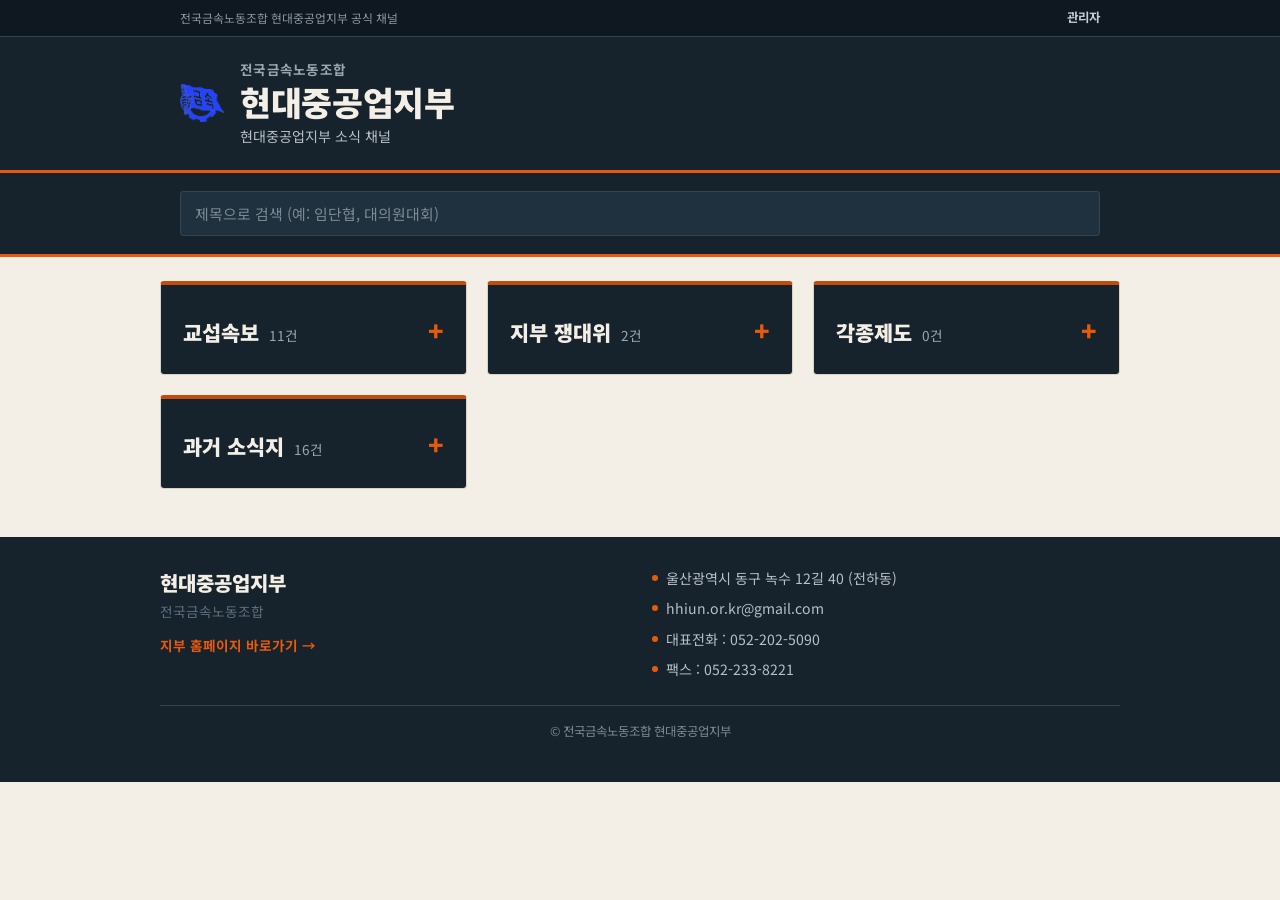
<file: index.html>
<!DOCTYPE html>
<html lang="ko">
<head>
<meta charset="UTF-8">
<meta name="viewport" content="width=device-width, initial-scale=1, viewport-fit=cover">
<title>전국금속노동조합 현대중공업지부 · 간행물 아카이브</title>
<meta name="description" content="전국금속노동조합 현대중공업지부 공식 소식지 및 간행물 아카이브">
<meta name="theme-color" content="#16222C">
<link rel="manifest" href="manifest.json">
<link rel="apple-touch-icon" href="icons/apple-touch-icon.png">
<link rel="icon" href="icons/icon-192.png">
<link rel="preconnect" href="https://fonts.googleapis.com">
<link rel="preconnect" href="https://fonts.gstatic.com" crossorigin>
<link href="https://fonts.googleapis.com/css2?family=Noto+Sans+KR:wght@400;500;700;900&display=swap" rel="stylesheet">
<link rel="stylesheet" href="css/style.css">
</head>
<body>

<header class="site-header">
  <div class="header-utility">
    <div class="header-utility-inner">
      <span class="org-tag">전국금속노동조합 현대중공업지부 공식 채널</span>
      <div class="header-links">
        <a href="admin.html">관리자</a>
      </div>
    </div>
  </div>
  <div class="header-inner">
    <div class="brand-mark" aria-hidden="true">
      <img src="icons/metal-union-logo.png" alt="" width="44" height="38">
    </div>
    <div class="brand">
      <span class="brand-eyebrow">전국금속노동조합</span>
      <h1 class="brand-name">현대중공업지부</h1>
      <p class="brand-sub">현대중공업지부 소식 채널</p>
    </div>
  </div>
</header>

<main>
  <section class="board-toolbar">
    <div class="board-toolbar-inner">
      <label class="search-field">
        <span class="visually-hidden">간행물 검색</span>
        <input type="search" id="searchInput" placeholder="제목으로 검색 (예: 임단협, 대의원대회)">
      </label>
    </div>
  </section>

  <section class="panels" aria-label="카테고리별 간행물">
    <div class="panels-inner" id="panelsWrap"></div>
<p id="emptyState" class="empty-state" hidden>검색 조건에 맞는 간행물이 없습니다.</p>
  </section>

  <section class="install-banner" id="installBanner" hidden>
    <div class="install-inner">
      <p id="installText"><strong>홈 화면에 추가</strong>하면 앱처럼 아이콘을 눌러 바로 열 수 있습니다.</p>
      <button id="installBtn" type="button">홈 화면에 추가</button>
    </div>
  </section>
</main>

<footer class="site-footer">
  <div class="footer-inner">
    <div class="footer-brand">
      <p class="footer-org">현대중공업지부</p>
      <p class="footer-org-sub">전국금속노동조합</p>
      <a class="footer-link" href="https://hhiun.or.kr" target="_blank" rel="noopener">지부 홈페이지 바로가기 →</a>
    </div>
    <div class="footer-contact">
      <p>울산광역시 동구 녹수 12길 40 (전하동)</p>
      <p>hhiun.or.kr@gmail.com</p>
      <p>대표전화 : 052-202-5090</p>
      <p>팩스 : 052-233-8221</p>
    </div>
  </div>
  <div class="footer-copy">© 전국금속노동조합 현대중공업지부</div>
</footer>

<div class="viewer" id="viewer" hidden role="dialog" aria-modal="true" aria-label="간행물 보기">
  <div class="viewer-top">
    <div class="viewer-title">
      <span id="viewerNo"></span>
      <span id="viewerTitle"></span>
    </div>
    <div class="viewer-actions">
      <a id="viewerDownload" href="#" download class="viewer-btn">원본 저장</a>
      <button id="viewerClose" type="button" class="viewer-btn viewer-close" aria-label="닫기">닫기 ✕</button>
    </div>
  </div>
  <div class="viewer-stage">
    <button id="viewerPrev" type="button" class="viewer-nav viewer-nav-prev" aria-label="이전 페이지">‹</button>
    <img id="viewerImage" alt="">
    <div id="viewerText" class="viewer-text" hidden></div>
    <button id="viewerNext" type="button" class="viewer-nav viewer-nav-next" aria-label="다음 페이지">›</button>
  </div>
  <div class="viewer-bottom">
    <span id="viewerPageCount"></span>
  </div>
</div>

<script src="js/app.js"></script>
</body>
</html>
</file>
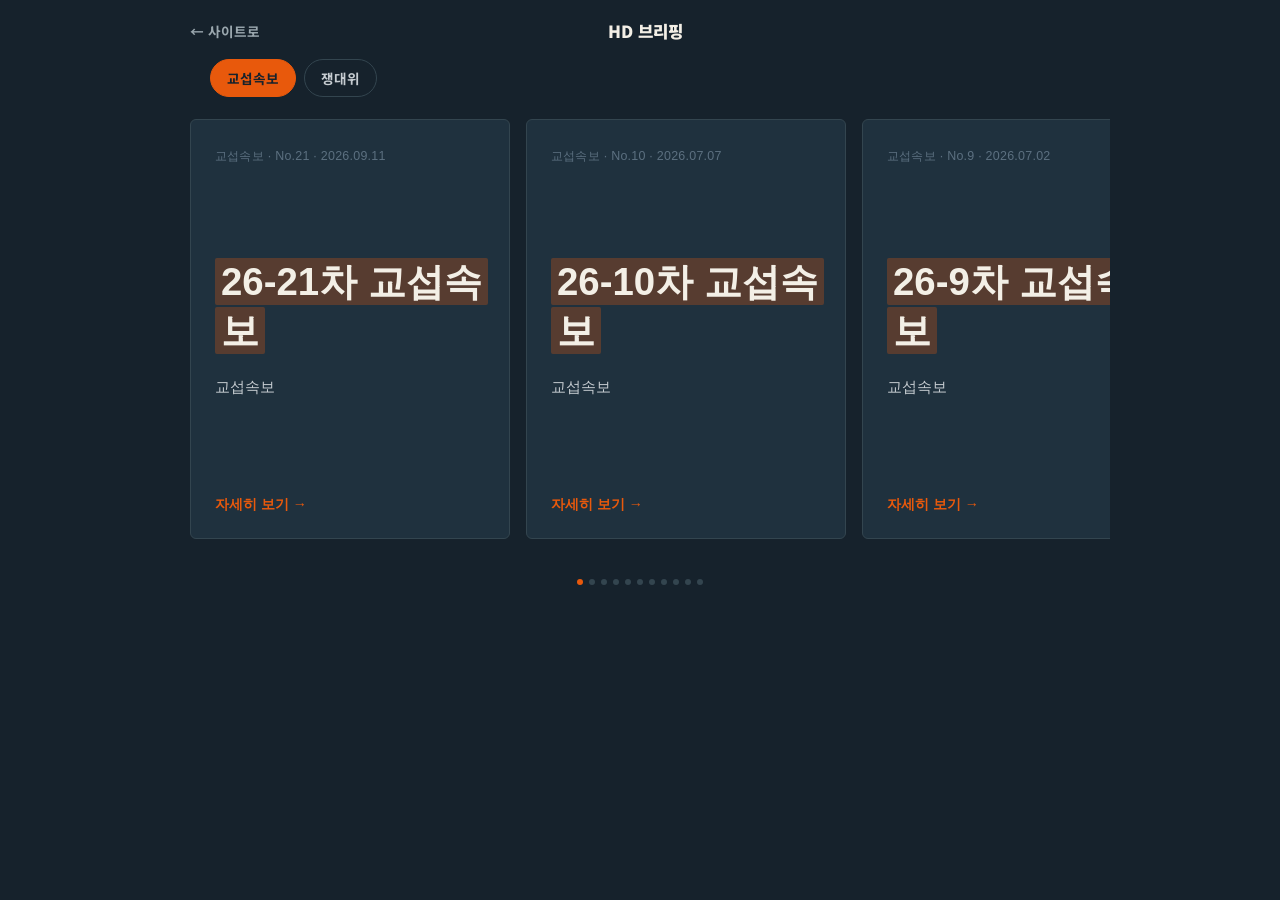
<file: brief.html>
<!DOCTYPE html>
<html lang="ko">
<head>
<meta charset="UTF-8">
<meta name="viewport" content="width=device-width, initial-scale=1, viewport-fit=cover">
<title>HD 브리핑 · 현대중공업지부</title>
<meta name="theme-color" content="#16222C">
<link rel="preconnect" href="https://fonts.googleapis.com">
<link rel="preconnect" href="https://fonts.gstatic.com" crossorigin>
<link href="https://fonts.googleapis.com/css2?family=Noto+Sans+KR:wght@400;500;700;900&display=swap" rel="stylesheet">
<link rel="stylesheet" href="css/style.css">
<style>
  :root { --brief-hi: rgba(232, 89, 12, 0.28); }

  body { background: var(--navy); }

  .brief-top {
    background: var(--navy);
    padding: 18px 20px 0;
    position: sticky;
    top: 0;
    z-index: 5;
  }
  .brief-top-inner {
    max-width: 900px;
    margin: 0 auto;
    display: flex;
    align-items: center;
    justify-content: space-between;
    gap: 12px;
  }
  .brief-back {
    color: #9AA7AE;
    text-decoration: none;
    font-size: 0.85rem;
    font-weight: 700;
  }
  .brief-back:hover { color: var(--safety); }
  .brief-title {
    color: var(--paper);
    font-weight: 900;
    font-size: 1.05rem;
    margin: 0;
  }
  .brief-spacer { width: 60px; }

  .brief-tabs {
    max-width: 900px;
    margin: 14px auto 0;
    display: flex;
    gap: 8px;
    padding: 0 20px 14px;
  }
  .brief-tab {
    background: transparent;
    border: 1px solid var(--line-dark);
    color: #C6CCD1;
    padding: 8px 16px;
    border-radius: 999px;
    font-family: inherit;
    font-size: 0.85rem;
    font-weight: 700;
    cursor: pointer;
  }
  .brief-tab[aria-pressed="true"] {
    background: var(--safety);
    border-color: var(--safety);
    color: #16222C;
  }

  .brief-track {
    display: flex;
    gap: 16px;
    overflow-x: auto;
    scroll-snap-type: x mandatory;
    padding: 8px 20px 40px;
    max-width: 940px;
    margin: 0 auto;
    -webkit-overflow-scrolling: touch;
  }
  .brief-track::-webkit-scrollbar { display: none; }

  .brief-card {
    scroll-snap-align: center;
    flex: 0 0 78vw;
    max-width: 360px;
    min-height: 62vh;
    background: var(--navy-2);
    border: 1px solid var(--line-dark);
    border-radius: 6px;
    padding: 28px 24px 24px;
    display: flex;
    flex-direction: column;
    cursor: pointer;
    color: var(--paper);
    text-align: left;
  }

  .brief-eyebrow {
    font-size: 0.78rem;
    color: var(--steel);
    letter-spacing: 0.02em;
    margin-bottom: 24px;
  }

  .brief-headline-wrap { flex: 1; display: flex; flex-direction: column; justify-content: center; }

  .brief-headline {
    font-size: clamp(1.7rem, 6vw, 2.4rem);
    font-weight: 900;
    line-height: 1.28;
    margin: 0 0 20px;
  }
  .brief-headline mark {
    background: var(--brief-hi);
    color: var(--paper);
    padding: 2px 6px;
    border-radius: 2px;
    box-decoration-break: clone;
    -webkit-box-decoration-break: clone;
  }

  .brief-summary {
    font-size: 0.95rem;
    color: #C6CCD1;
    line-height: 1.6;
    margin: 0 0 4px;
  }
  .brief-meta {
    font-size: 0.8rem;
    color: var(--steel);
    margin: 4px 0 0;
  }

  .brief-cta {
    margin-top: 24px;
    align-self: flex-start;
    color: var(--safety);
    font-weight: 700;
    font-size: 0.88rem;
  }

  .brief-dots {
    max-width: 900px;
    margin: 0 auto 40px;
    display: flex;
    justify-content: center;
    gap: 6px;
  }
  .brief-dots span {
    width: 6px; height: 6px;
    border-radius: 50%;
    background: var(--line-dark);
  }
  .brief-dots span.active { background: var(--safety); }

  .brief-empty {
    max-width: 900px;
    margin: 60px auto;
    text-align: center;
    color: var(--steel);
    padding: 0 20px;
  }

  @media (min-width: 640px) {
    .brief-card { flex-basis: 320px; min-height: 420px; }
  }
</style>
</head>
<body>

<header class="brief-top">
  <div class="brief-top-inner">
    <a href="index.html" class="brief-back">← 사이트로</a>
    <h1 class="brief-title">HD 브리핑</h1>
    <span class="brief-spacer" aria-hidden="true"></span>
  </div>
  <div class="brief-tabs" id="briefTabs" role="group" aria-label="브리핑 종류"></div>
</header>

<main>
  <div class="brief-track" id="briefTrack"></div>
  <div class="brief-dots" id="briefDots"></div>
  <p class="brief-empty" id="briefEmpty" hidden>아직 등록된 내용이 없습니다.</p>
</main>

<div class="viewer" id="viewer" hidden role="dialog" aria-modal="true" aria-label="간행물 보기">
  <div class="viewer-top">
    <div class="viewer-title">
      <span id="viewerNo"></span>
      <span id="viewerTitle"></span>
    </div>
    <div class="viewer-actions">
      <a id="viewerDownload" href="#" download class="viewer-btn">원본 저장</a>
      <button id="viewerClose" type="button" class="viewer-btn viewer-close" aria-label="닫기">닫기 ✕</button>
    </div>
  </div>
  <div class="viewer-stage">
    <button id="viewerPrev" type="button" class="viewer-nav viewer-nav-prev" aria-label="이전 페이지">‹</button>
    <img id="viewerImage" alt="">
    <div id="viewerText" class="viewer-text" hidden></div>
    <button id="viewerNext" type="button" class="viewer-nav viewer-nav-next" aria-label="다음 페이지">›</button>
  </div>
  <div class="viewer-bottom">
    <span id="viewerPageCount"></span>
  </div>
</div>

<script>
(function () {
  "use strict";

  var BRIEF_CATEGORIES = ["교섭속보", "쟁대위"];

  var tabsEl = document.getElementById("briefTabs");
  var trackEl = document.getElementById("briefTrack");
  var dotsEl = document.getElementById("briefDots");
  var emptyEl = document.getElementById("briefEmpty");

  var allPubs = [];
  var activeCat = BRIEF_CATEGORIES[0];

  // 제목 중 핵심 구절에 형광펜 표시를 자동으로 입힘 (전체 제목을 강조)
  function markTitle(title) {
    var span = document.createElement("mark");
    span.textContent = title;
    return span;
  }

  function render() {
    var items = allPubs
      .filter(function (p) { return p.category === activeCat; })
      .slice()
      .sort(function (a, b) {
        var da = a.date || "", db = b.date || "";
        if (da !== db) return db.localeCompare(da);
        return b.no - a.no;
      });

    trackEl.innerHTML = "";
    dotsEl.innerHTML = "";

    if (items.length === 0) {
      emptyEl.hidden = false;
      return;
    }
    emptyEl.hidden = true;

    items.forEach(function (p, i) {
      var card = document.createElement("button");
      card.type = "button";
      card.className = "brief-card";
      card.addEventListener("click", function () { openViewer(p); });

      var eyebrow = document.createElement("div");
      eyebrow.className = "brief-eyebrow";
      eyebrow.textContent = p.category + " · " + (p.noLabel || ("No." + p.no)) + (p.date ? " · " + p.date.replace(/-/g, ".") : "");

      var headWrap = document.createElement("div");
      headWrap.className = "brief-headline-wrap";
      var h2 = document.createElement("h2");
      h2.className = "brief-headline";
      h2.appendChild(markTitle(p.title));
      headWrap.appendChild(h2);
      if (p.summary) {
        var summary = document.createElement("p");
        summary.className = "brief-summary";
        summary.textContent = p.summary;
        headWrap.appendChild(summary);
      }

      var cta = document.createElement("div");
      cta.className = "brief-cta";
      cta.textContent = "자세히 보기 →";

      card.appendChild(eyebrow);
      card.appendChild(headWrap);
      card.appendChild(cta);
      trackEl.appendChild(card);

      var dot = document.createElement("span");
      if (i === 0) dot.className = "active";
      dotsEl.appendChild(dot);
    });
  }

  function buildTabs() {
    tabsEl.innerHTML = "";
    BRIEF_CATEGORIES.forEach(function (cat) {
      var btn = document.createElement("button");
      btn.type = "button";
      btn.className = "brief-tab";
      btn.textContent = cat;
      btn.setAttribute("aria-pressed", cat === activeCat ? "true" : "false");
      btn.addEventListener("click", function () {
        activeCat = cat;
        Array.from(tabsEl.children).forEach(function (b) {
          b.setAttribute("aria-pressed", b === btn ? "true" : "false");
        });
        render();
      });
      tabsEl.appendChild(btn);
    });
  }

  // 스크롤 위치에 따라 하단 점 표시 갱신
  trackEl.addEventListener("scroll", function () {
    var cards = Array.from(trackEl.children);
    if (!cards.length) return;
    var trackCenter = trackEl.scrollLeft + trackEl.clientWidth / 2;
    var closest = 0;
    var closestDist = Infinity;
    cards.forEach(function (c, i) {
      var d = Math.abs((c.offsetLeft + c.offsetWidth / 2) - trackCenter);
      if (d < closestDist) { closestDist = d; closest = i; }
    });
    Array.from(dotsEl.children).forEach(function (dot, i) {
      dot.className = i === closest ? "active" : "";
    });
  });

  fetch("data/publications.json")
    .then(function (res) { return res.json(); })
    .then(function (data) {
      allPubs = data;
      buildTabs();
      render();
    })
    .catch(function () {
      emptyEl.textContent = "목록을 불러오지 못했습니다.";
      emptyEl.hidden = false;
    });

  // ---------- 뷰어 (index.html의 것과 동일한 로직) ----------
  var viewerEl = document.getElementById("viewer");
  var viewerImage = document.getElementById("viewerImage");
  var viewerText = document.getElementById("viewerText");
  var viewerNo = document.getElementById("viewerNo");
  var viewerTitle = document.getElementById("viewerTitle");
  var viewerDownload = document.getElementById("viewerDownload");
  var viewerPageCount = document.getElementById("viewerPageCount");
  var viewerPrev = document.getElementById("viewerPrev");
  var viewerNext = document.getElementById("viewerNext");
  var viewerClose = document.getElementById("viewerClose");

  var currentPages = [];
  var currentIndex = 0;

  function getPageList(pub) {
    if (Array.isArray(pub.pages) && pub.pages.length) return pub.pages;
    if (pub.file) return [pub.file];
    return [];
  }
  function isPdf(url) { return /\.pdf(\?.*)?$/i.test(url || ""); }
  function isExternal(url) { return /^https?:\/\//i.test(url || ""); }

  function openViewer(pub) {
    if (pub.body) {
      currentPages = [];
      viewerNo.textContent = pub.noLabel || ("No." + pub.no);
      viewerTitle.textContent = pub.title;
      viewerImage.hidden = true;
      viewerText.hidden = false;
      viewerText.textContent = pub.body;
      viewerPrev.hidden = true;
      viewerNext.hidden = true;
      viewerDownload.hidden = true;
      viewerEl.hidden = false;
      document.body.style.overflow = "hidden";
      return;
    }
    currentPages = getPageList(pub);
    currentIndex = 0;
    if (!currentPages.length) return;
    if (currentPages.length === 1 && isPdf(currentPages[0])) {
      window.open(currentPages[0], "_blank", "noopener");
      return;
    }
    viewerNo.textContent = pub.noLabel || ("No." + pub.no);
    viewerTitle.textContent = pub.title;
    viewerImage.hidden = false;
    viewerText.hidden = true;
    viewerEl.hidden = false;
    document.body.style.overflow = "hidden";
    showPage();
  }

  function showPage() {
    var src = currentPages[currentIndex];
    viewerImage.src = src;
    viewerDownload.href = src;
    if (isExternal(src)) {
      viewerDownload.removeAttribute("download");
      viewerDownload.target = "_blank";
      viewerDownload.textContent = "새 탭에서 열기 (우클릭 저장)";
    } else {
      viewerDownload.setAttribute("download", "");
      viewerDownload.removeAttribute("target");
      viewerDownload.textContent = "원본 저장";
    }
    viewerDownload.hidden = false;
    viewerPageCount.textContent = (currentIndex + 1) + " / " + currentPages.length;
    viewerPrev.hidden = currentPages.length <= 1;
    viewerNext.hidden = currentPages.length <= 1;
    viewerPrev.disabled = currentIndex === 0;
    viewerNext.disabled = currentIndex === currentPages.length - 1;
  }

  function closeViewer() {
    viewerEl.hidden = true;
    document.body.style.overflow = "";
    viewerImage.src = "";
  }

  viewerClose.addEventListener("click", closeViewer);
  viewerPrev.addEventListener("click", function () { if (currentIndex > 0) { currentIndex--; showPage(); } });
  viewerNext.addEventListener("click", function () { if (currentIndex < currentPages.length - 1) { currentIndex++; showPage(); } });
  viewerEl.addEventListener("click", function (e) { if (e.target === viewerEl) closeViewer(); });
  document.addEventListener("keydown", function (e) {
    if (viewerEl.hidden) return;
    if (e.key === "Escape") closeViewer();
    if (e.key === "ArrowLeft" && currentIndex > 0) { currentIndex--; showPage(); }
    if (e.key === "ArrowRight" && currentIndex < currentPages.length - 1) { currentIndex++; showPage(); }
  });
})();
</script>
</body>
</html>
</file>
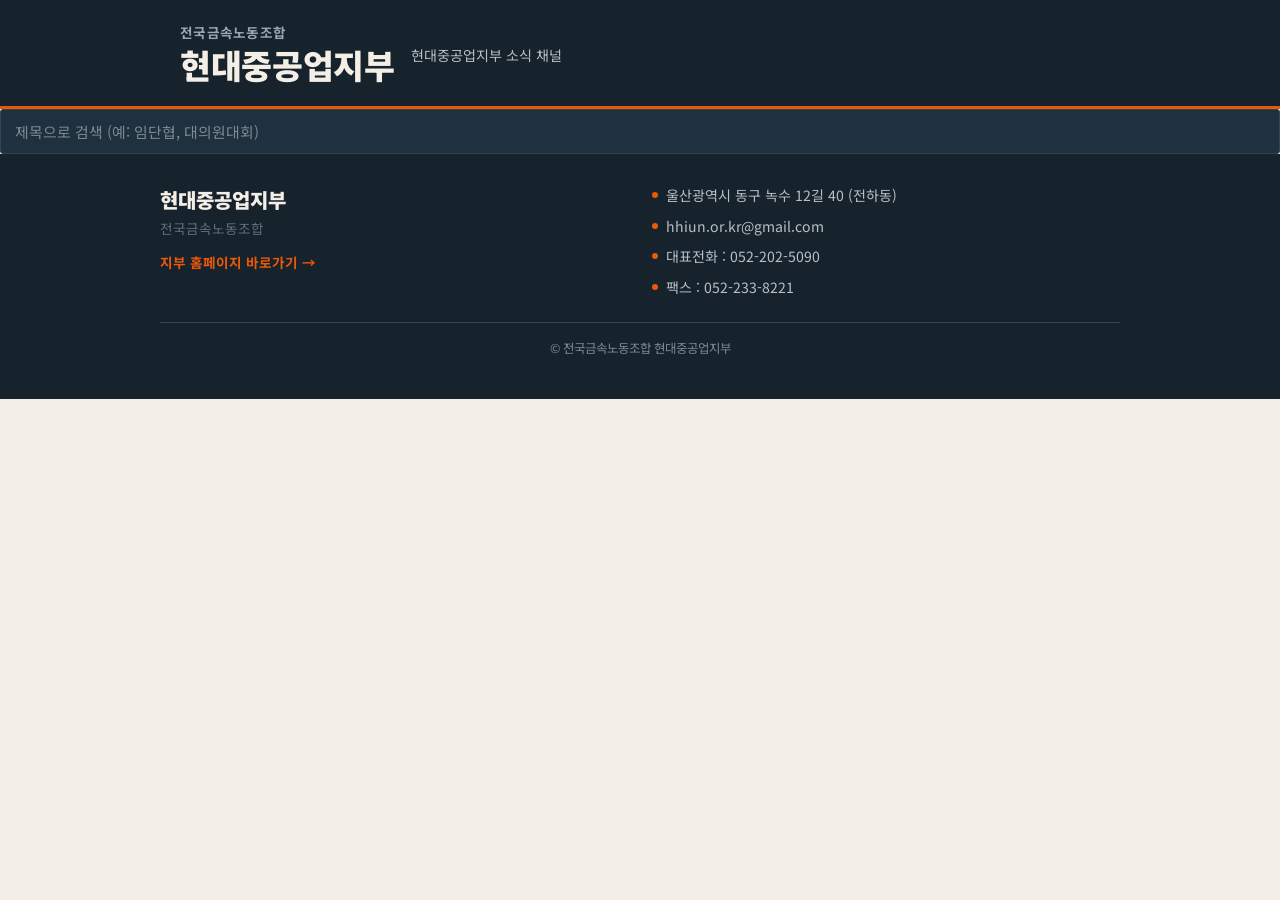
<file: index (1).html>
<!DOCTYPE html>
<html lang="ko">
<head>
<meta charset="UTF-8">
<meta name="viewport" content="width=device-width, initial-scale=1, viewport-fit=cover">
<title>전국금속노동조합 현대중공업지부 · 간행물 아카이브</title>
<meta name="description" content="전국금속노동조합 현대중공업지부 공식 소식지 및 간행물 아카이브">
<meta name="theme-color" content="#16222C">
<link rel="manifest" href="manifest.json">
<link rel="apple-touch-icon" href="icons/apple-touch-icon.png">
<link rel="icon" href="icons/icon-192.png">
<link rel="preconnect" href="https://fonts.googleapis.com">
<link rel="preconnect" href="https://fonts.gstatic.com" crossorigin>
<link href="https://fonts.googleapis.com/css2?family=Noto+Sans+KR:wght@400;500;700;900&display=swap" rel="stylesheet">
<link rel="stylesheet" href="css/style.css">
</head>
<body>

<header class="site-header">
  <div class="header-inner">
    <div class="brand">
      <span class="brand-eyebrow">전국금속노동조합</span>
      <h1 class="brand-name">현대중공업지부</h1>
    </div>
    <p class="brand-sub">현대중공업지부 소식 채널</p>
  </div>
</header>

<main>
  <section class="home-view" id="homeView">
    <div class="home-inner">
      <label class="search-field home-search">
        <span class="visually-hidden">간행물 검색</span>
        <input type="search" id="homeSearchInput" placeholder="제목으로 검색 (예: 임단협, 대의원대회)">
      </label>
      <div class="cat-cards" id="catCards" role="group" aria-label="카테고리">
        <!-- 카테고리 카드는 JS에서 자동 생성됩니다 -->
      </div>
    </div>
  </section>

  <section class="list-view" id="listView" hidden>
    <section class="toolbar">
      <div class="toolbar-inner">
        <button type="button" class="back-btn" id="backBtn">← 카테고리</button>
        <h2 class="list-heading" id="listHeading"></h2>
        <label class="search-field">
          <span class="visually-hidden">간행물 검색</span>
          <input type="search" id="searchInput" placeholder="제목으로 검색 (예: 임단협, 대의원대회)">
        </label>
        <div class="year-filters" id="yearFilters" role="group" aria-label="연도 필터" hidden>
          <!-- 연도 버튼은 카테고리 선택 시 JS에서 자동 생성됩니다 -->
        </div>
      </div>
    </section>

    <section class="archive" aria-labelledby="archiveHeading">
      <div class="archive-inner">
        <h2 id="archiveHeading" class="visually-hidden">간행물 목록</h2>
        <div id="pubList" class="pub-list">
          <!-- 목록은 js/app.js가 data/publications.json을 읽어 채웁니다 -->
        </div>
        <p id="emptyState" class="empty-state" hidden>검색 조건에 맞는 간행물이 없습니다.</p>
      </div>
    </section>
  </section>

  <section class="install-banner" id="installBanner" hidden>
    <div class="install-inner">
      <p><strong>홈 화면에 추가</strong>하면 앱처럼 아이콘을 눌러 바로 열 수 있습니다.</p>
      <button id="installBtn" type="button">홈 화면에 추가</button>
    </div>
  </section>
</main>

<footer class="site-footer">
  <div class="footer-inner">
    <div class="footer-brand">
      <p class="footer-org">현대중공업지부</p>
      <p class="footer-org-sub">전국금속노동조합</p>
      <a class="footer-link" href="https://hhiun.or.kr" target="_blank" rel="noopener">지부 홈페이지 바로가기 →</a>
    </div>
    <div class="footer-contact">
      <p>울산광역시 동구 녹수 12길 40 (전하동)</p>
      <p>hhiun.or.kr@gmail.com</p>
      <p>대표전화 : 052-202-5090</p>
      <p>팩스 : 052-233-8221</p>
    </div>
  </div>
  <div class="footer-copy">© 전국금속노동조합 현대중공업지부</div>
</footer>

<div class="viewer" id="viewer" hidden role="dialog" aria-modal="true" aria-label="간행물 보기">
  <div class="viewer-top">
    <div class="viewer-title">
      <span id="viewerNo"></span>
      <span id="viewerTitle"></span>
    </div>
    <div class="viewer-actions">
      <a id="viewerDownload" href="#" download class="viewer-btn">원본 저장</a>
      <button id="viewerClose" type="button" class="viewer-btn viewer-close" aria-label="닫기">닫기 ✕</button>
    </div>
  </div>
  <div class="viewer-stage">
    <button id="viewerPrev" type="button" class="viewer-nav viewer-nav-prev" aria-label="이전 페이지">‹</button>
    <img id="viewerImage" alt="">
    <div id="viewerText" class="viewer-text" hidden></div>
    <button id="viewerNext" type="button" class="viewer-nav viewer-nav-next" aria-label="다음 페이지">›</button>
  </div>
  <div class="viewer-bottom">
    <span id="viewerPageCount"></span>
  </div>
</div>

<script src="js/app.js"></script>
</body>
</html>
</file>
<file: css/style.css>
:root {
  --navy: #16222C;
  --navy-2: #1F313E;
  --paper: #F3EFE6;
  --safety: #E8590C;
  --safety-dim: #C24C0D;
  --steel: #5C7080;
  --ink: #1C1C1C;
  --line: #D8D2C4;
  --line-dark: #33454F;
  --max-w: 960px;
}

* { box-sizing: border-box; }

html { -webkit-text-size-adjust: 100%; }

body {
  margin: 0;
  background: var(--paper);
  color: var(--ink);
  font-family: 'Noto Sans KR', -apple-system, BlinkMacSystemFont, sans-serif;
  line-height: 1.6;
}

.visually-hidden {
  position: absolute;
  width: 1px; height: 1px;
  overflow: hidden;
  clip: rect(0 0 0 0);
  white-space: nowrap;
}

/* ---------- Header ---------- */

.header-utility {
  background: #0F1820;
  border-bottom: 1px solid var(--line-dark);
}
.header-utility-inner {
  max-width: var(--max-w);
  margin: 0 auto;
  padding: 8px 20px;
  display: flex;
  justify-content: space-between;
  align-items: center;
  gap: 12px;
}
.org-tag {
  font-size: 0.74rem;
  color: #8B98A0;
  white-space: nowrap;
  overflow: hidden;
  text-overflow: ellipsis;
}
.header-links {
  display: flex;
  align-items: center;
  gap: 8px;
  flex-shrink: 0;
  font-size: 0.78rem;
}
.header-links a {
  color: #C6CCD1;
  text-decoration: none;
  font-weight: 700;
}
.header-links a:hover { color: var(--safety); }
.header-links span { color: var(--line-dark); }

.site-header {
  background: var(--navy);
  color: var(--paper);
  border-bottom: 3px solid var(--safety);
}

.header-inner {
  max-width: var(--max-w);
  margin: 0 auto;
  padding: 22px 20px;
  display: flex;
  align-items: center;
  gap: 16px;
}

.brand-mark {
  flex-shrink: 0;
  display: flex;
}

.brand-eyebrow {
  display: block;
  font-size: 0.85rem;
  font-weight: 700;
  color: #9AA7AE;
  letter-spacing: 0.02em;
  margin-bottom: 2px;
}

.brand-name {
  margin: 0;
  font-size: clamp(1.6rem, 4.5vw, 2.1rem);
  font-weight: 900;
  letter-spacing: -0.01em;
  line-height: 1.15;
}

.brand-sub {
  margin: 4px 0 0;
  color: #B8C0C6;
  font-size: 0.88rem;
}

/* ---------- Toolbar ---------- */

.board-toolbar {
  background: var(--navy);
  border-bottom: 3px solid var(--safety);
}

.board-toolbar-inner {
  max-width: var(--max-w);
  margin: 0 auto;
  padding: 18px 20px;
}

.search-field input {
  width: 100%;
  padding: 11px 14px;
  border: 1px solid var(--line-dark);
  background: var(--navy-2);
  color: var(--paper);
  border-radius: 3px;
  font-family: inherit;
  font-size: 0.93rem;
}

.search-field input::placeholder { color: #7C8A93; }

.search-field input:focus {
  outline: 2px solid var(--safety);
  outline-offset: 1px;
}

/* ---------- Category panels (큰 박스 안에 목록) ---------- */

.panels { padding: 24px 20px 48px; }

.panels-inner {
  max-width: var(--max-w);
  margin: 0 auto;
  display: grid;
  grid-template-columns: repeat(3, 1fr);
  gap: 20px;
  align-items: start;
}

@media (max-width: 700px) {
  .panels-inner { grid-template-columns: 1fr; }
}

.panel {
  background: #fff;
  border: 1px solid var(--line);
  border-top: 4px solid var(--safety-dim);
  border-radius: 4px;
  overflow: hidden;
}

.panel-head {
  width: 100%;
  background: var(--navy);
  border: none;
  padding: 26px 22px;
  display: flex;
  align-items: baseline;
  justify-content: space-between;
  cursor: pointer;
  font-family: inherit;
}

.panel-head::after {
  content: "+";
  color: var(--safety);
  font-size: 1.6rem;
  font-weight: 900;
  margin-left: 8px;
}

.panel-open .panel-head::after { content: "−"; }

.panel-head h2 {
  margin: 0;
  font-size: 1.3rem;
  font-weight: 900;
  color: var(--paper);
}

.panel-count {
  font-size: 0.85rem;
  color: #9AA7AE;
  margin-right: auto;
  margin-left: 10px;
}

.panel-list {
  max-height: 480px;
  overflow-y: auto;
}

.panel-row {
  display: block;
  width: 100%;
  padding: 14px 18px;
  border: none;
  border-bottom: 1px solid var(--line);
  background: transparent;
  text-align: left;
  cursor: pointer;
  font-family: inherit;
}

.panel-row:last-child { border-bottom: none; }
.panel-row:hover { background: rgba(232, 89, 12, 0.06); }

.panel-row-top {
  display: flex;
  justify-content: space-between;
  gap: 10px;
  font-size: 0.75rem;
  color: var(--steel);
  margin-bottom: 4px;
}

.panel-row h3 {
  margin: 0 0 3px;
  font-size: 0.95rem;
  font-weight: 700;
  color: var(--ink);
  line-height: 1.4;
}

.panel-row p {
  margin: 0;
  font-size: 0.85rem;
  color: #4A4A4A;
}

.panel-empty {
  padding: 28px 18px;
  color: var(--steel);
  font-size: 0.88rem;
  text-align: center;
}

/* ---------- 연도별 그룹 ("과거소식지" 전용) ---------- */

.year-group {
  border-bottom: 1px solid var(--line);
}
.year-group:last-child { border-bottom: none; }

.year-head {
  width: 100%;
  display: flex;
  justify-content: space-between;
  align-items: baseline;
  background: #F6F3EC;
  border: none;
  border-left: 3px solid var(--safety-dim);
  padding: 12px 18px;
  cursor: pointer;
  font-family: inherit;
  font-weight: 900;
  font-size: 0.95rem;
  color: var(--navy);
}

.year-count {
  font-weight: 400;
  font-size: 0.78rem;
  color: var(--steel);
}

.year-open > .year-head {
  background: var(--navy);
  color: var(--paper);
}
.year-open > .year-head .year-count { color: #9AA7AE; }

.year-list .panel-row { padding-left: 30px; }

.empty-state {
  padding: 48px 4px;
  color: var(--steel);
  text-align: center;
}


/* ---------- Install banner ---------- */

.install-banner {
  background: #E9E2D0;
  border-top: 1px solid var(--line);
  border-bottom: 1px solid var(--line);
}

.install-inner {
  max-width: var(--max-w);
  margin: 0 auto;
  padding: 16px 20px;
  display: flex;
  justify-content: space-between;
  align-items: center;
  gap: 12px;
  flex-wrap: wrap;
}

.install-inner p { margin: 0; font-size: 0.92rem; }

.install-inner button {
  background: var(--safety);
  color: #fff;
  border: none;
  padding: 10px 16px;
  border-radius: 3px;
  font-family: inherit;
  font-weight: 700;
  font-size: 0.9rem;
  cursor: pointer;
}

/* ---------- Footer ---------- */

.site-footer {
  background: var(--navy);
  color: #9AA7AE;
  padding: 30px 20px 40px;
}

.footer-inner {
  max-width: var(--max-w);
  margin: 0 auto;
  display: grid;
  grid-template-columns: 1fr 1fr;
  gap: 24px;
  padding-bottom: 24px;
  border-bottom: 1px solid var(--line-dark);
}

.footer-org {
  margin: 0;
  font-size: 1.25rem;
  font-weight: 900;
  color: var(--paper);
}

.footer-org-sub {
  margin: 2px 0 0;
  font-size: 0.85rem;
  color: var(--steel);
}

.footer-link {
  display: inline-block;
  margin-top: 12px;
  color: var(--safety);
  font-size: 0.85rem;
  font-weight: 700;
  text-decoration: none;
}

.footer-link:hover {
  text-decoration: underline;
}

.footer-contact p {
  margin: 0 0 8px;
  padding-left: 14px;
  position: relative;
  font-size: 0.88rem;
  color: #B8C0C6;
}

.footer-contact p::before {
  content: "";
  position: absolute;
  left: 0;
  top: 0.55em;
  width: 6px;
  height: 6px;
  background: var(--safety);
  border-radius: 50%;
}

.footer-contact p:last-child { margin-bottom: 0; }

.footer-copy {
  max-width: var(--max-w);
  margin: 0 auto;
  padding-top: 16px;
  font-size: 0.78rem;
  color: #7C8A93;
  text-align: center;
}

@media (max-width: 560px) {
  .footer-inner {
    grid-template-columns: 1fr;
  }
}

@media (prefers-reduced-motion: reduce) {
  * { transition: none !important; }
}

/* ---------- Viewer (lightbox) ---------- */

.viewer {
  position: fixed;
  inset: 0;
  z-index: 100;
  background: rgba(10, 15, 19, 0.96);
  display: flex;
  flex-direction: column;
  color: var(--paper);
}

.viewer[hidden] {
  display: none;
}

.viewer-top {
  display: flex;
  justify-content: space-between;
  align-items: center;
  gap: 12px;
  padding: 14px 16px;
  border-bottom: 1px solid var(--line-dark);
  flex-wrap: wrap;
}

.viewer-title {
  display: flex;
  align-items: baseline;
  gap: 10px;
  min-width: 0;
}

.viewer-title #viewerNo {
  color: var(--safety);
  font-weight: 900;
  flex-shrink: 0;
}

.viewer-title #viewerTitle {
  font-size: 0.95rem;
  font-weight: 700;
  overflow: hidden;
  text-overflow: ellipsis;
  white-space: nowrap;
}

.viewer-actions {
  display: flex;
  gap: 8px;
  flex-shrink: 0;
}

.viewer-btn {
  padding: 8px 14px;
  border-radius: 3px;
  border: 1px solid var(--line-dark);
  background: transparent;
  color: var(--paper);
  font-family: inherit;
  font-size: 0.85rem;
  font-weight: 700;
  text-decoration: none;
  cursor: pointer;
}

.viewer-close {
  border-color: var(--safety);
  color: var(--safety);
}

.viewer-stage {
  flex: 1;
  display: flex;
  align-items: center;
  justify-content: center;
  position: relative;
  padding: 12px;
  min-height: 0;
}

.viewer-stage img {
  max-width: 100%;
  max-height: 100%;
  object-fit: contain;
  box-shadow: 0 0 0 1px var(--line-dark);
}

.viewer-text {
  width: 100%;
  max-width: 640px;
  max-height: 100%;
  overflow-y: auto;
  background: var(--paper);
  color: var(--ink);
  padding: 28px 24px;
  border-radius: 4px;
  white-space: pre-wrap;
  line-height: 1.85;
  font-size: 0.95rem;
}

.viewer-nav {
  position: absolute;
  top: 50%;
  transform: translateY(-50%);
  background: rgba(22, 34, 44, 0.85);
  color: var(--paper);
  border: 1px solid var(--line-dark);
  width: 44px;
  height: 44px;
  border-radius: 50%;
  font-size: 1.6rem;
  line-height: 1;
  cursor: pointer;
}

.viewer-nav:disabled { opacity: 0.3; cursor: default; }

.viewer-nav-prev { left: 12px; }
.viewer-nav-next { right: 12px; }

.viewer-bottom {
  text-align: center;
  padding: 12px;
  font-size: 0.85rem;
  color: #9AA7AE;
  border-top: 1px solid var(--line-dark);
}

@media (max-width: 480px) {
  .viewer-title #viewerTitle { max-width: 46vw; }
  .viewer-nav { width: 38px; height: 38px; font-size: 1.3rem; }
}
</file>
